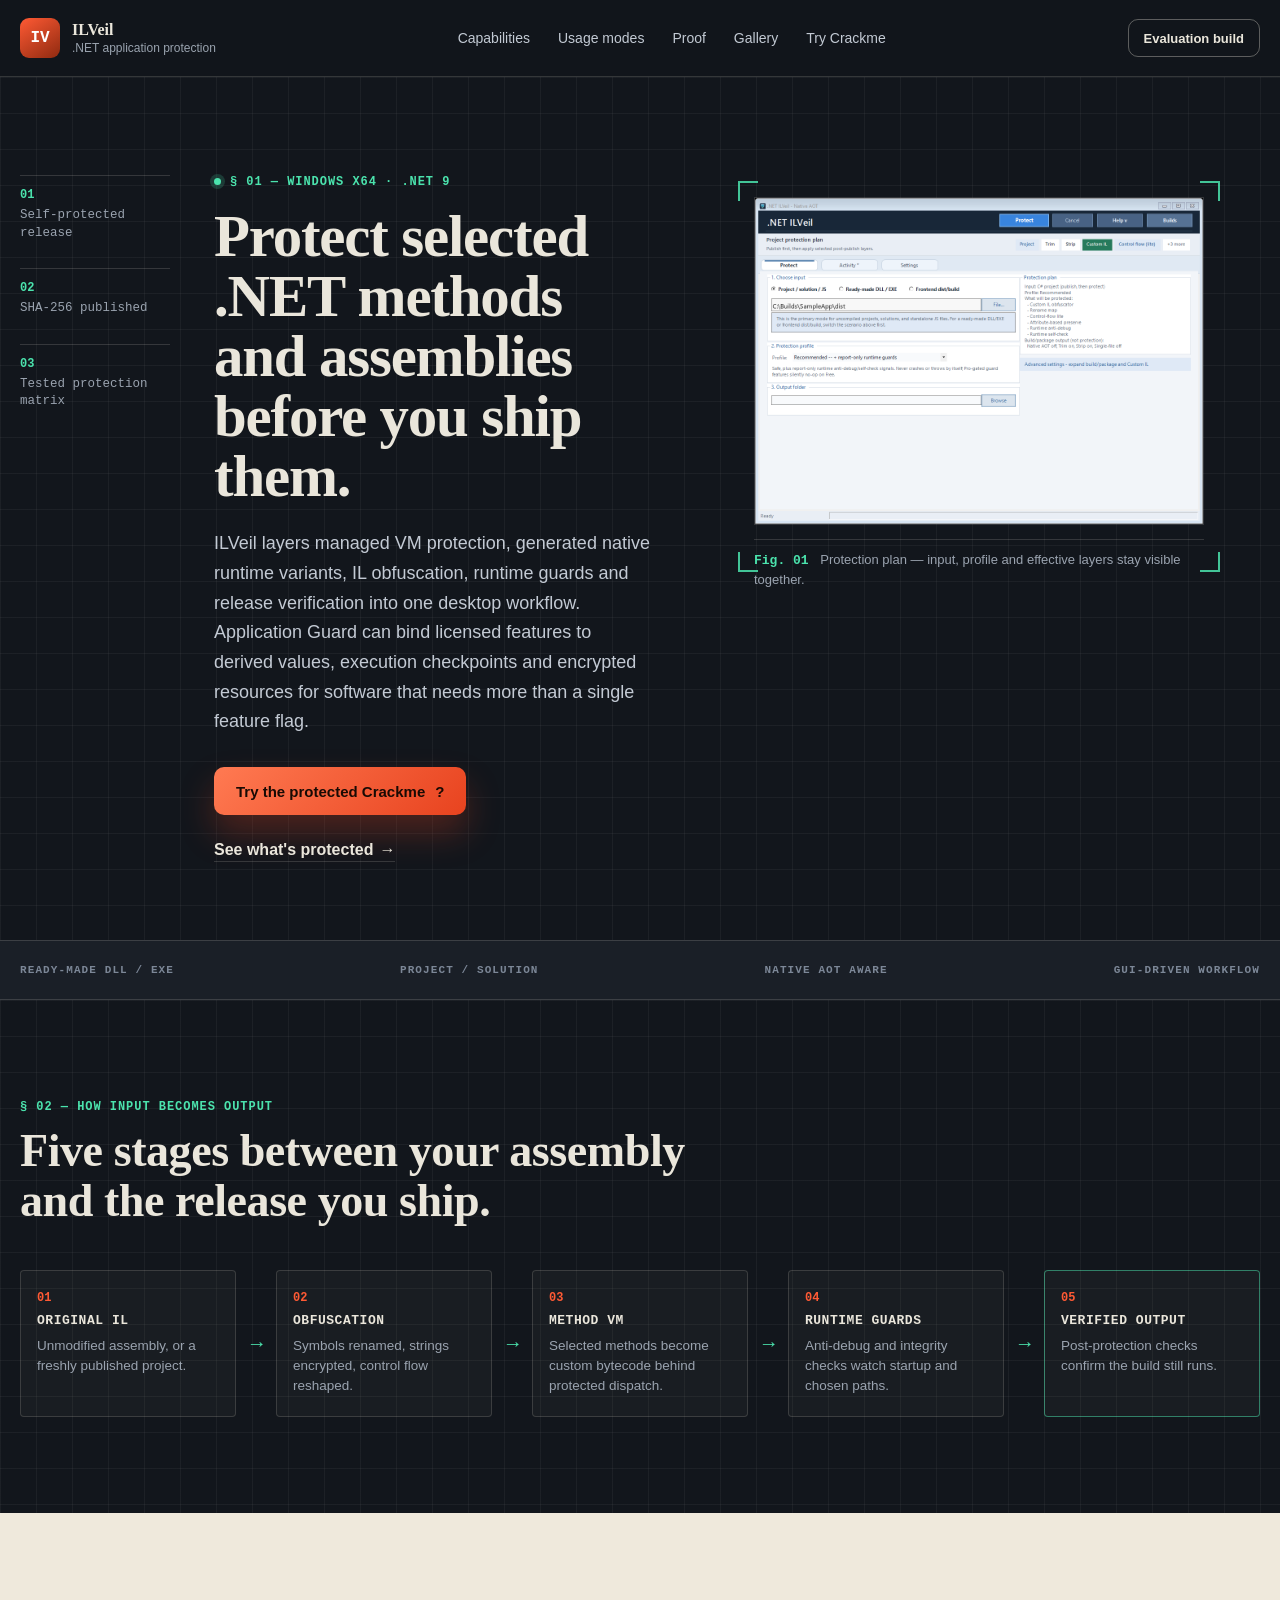
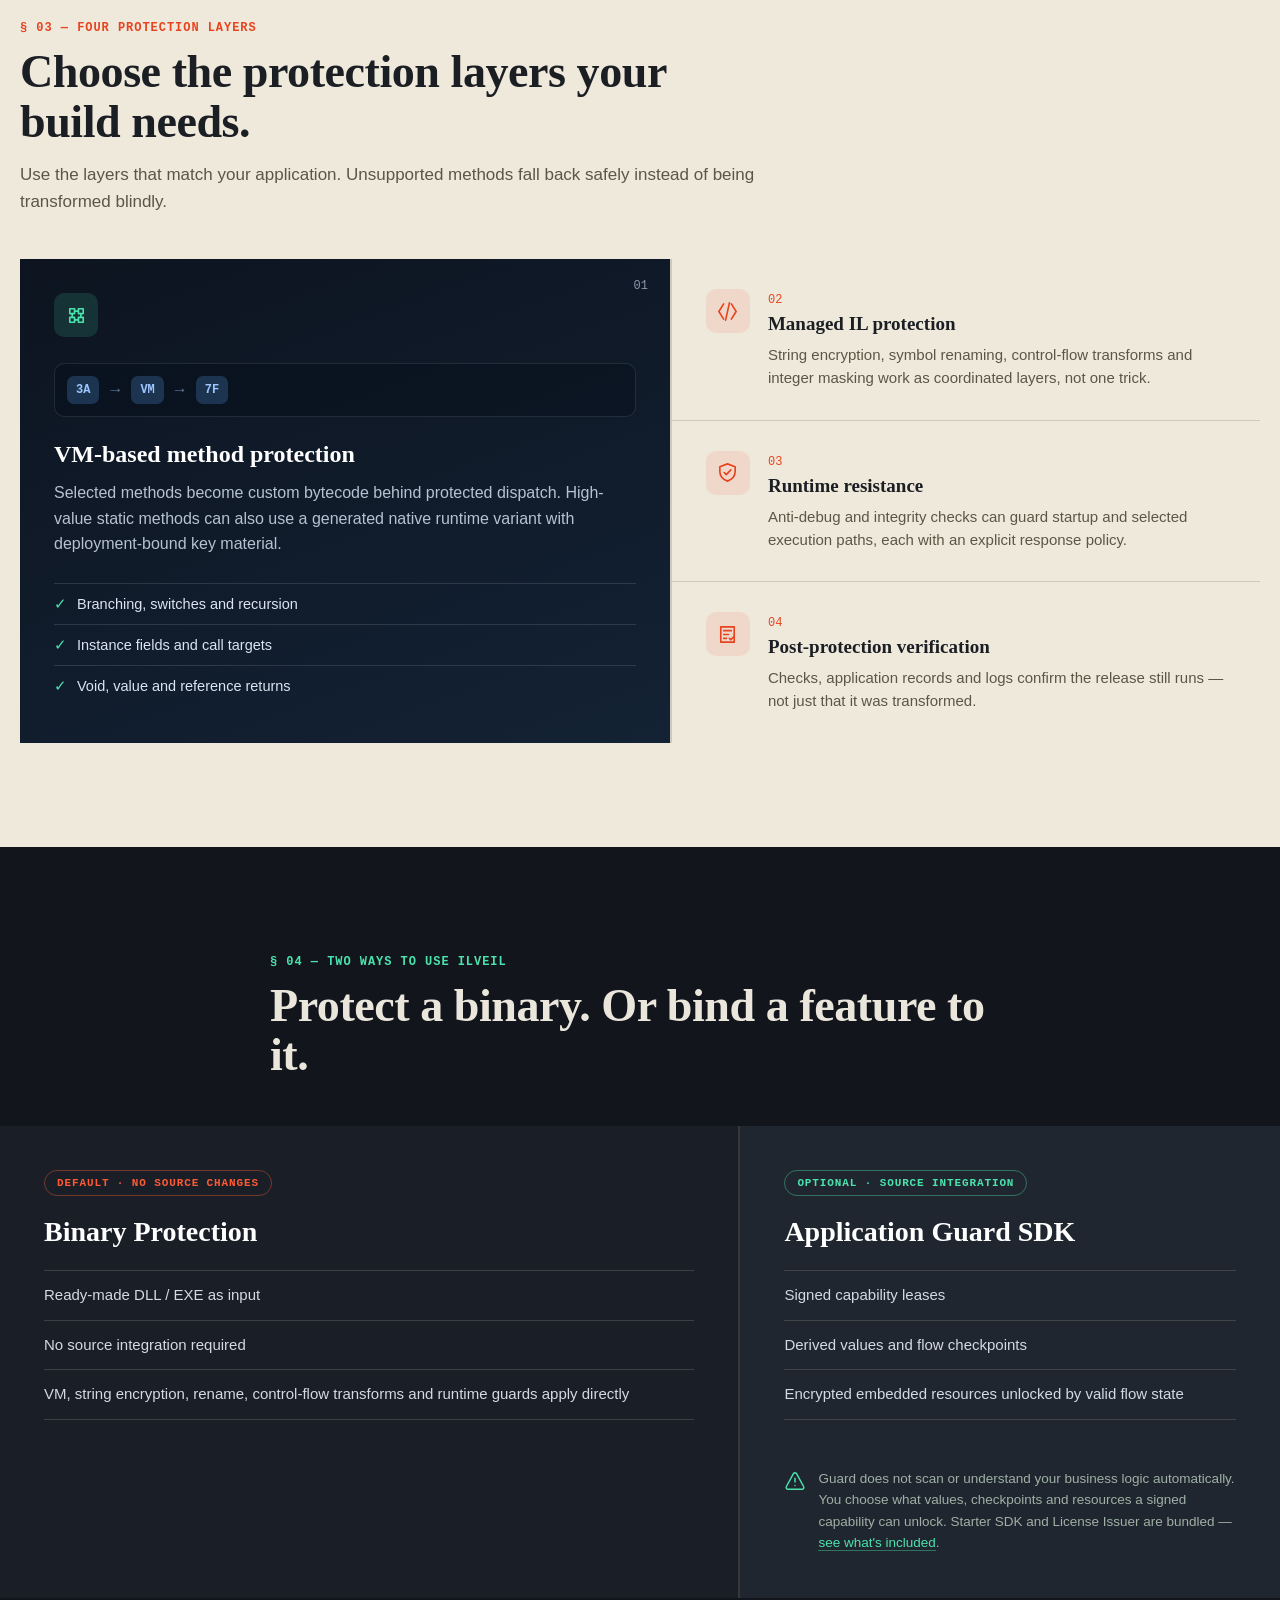
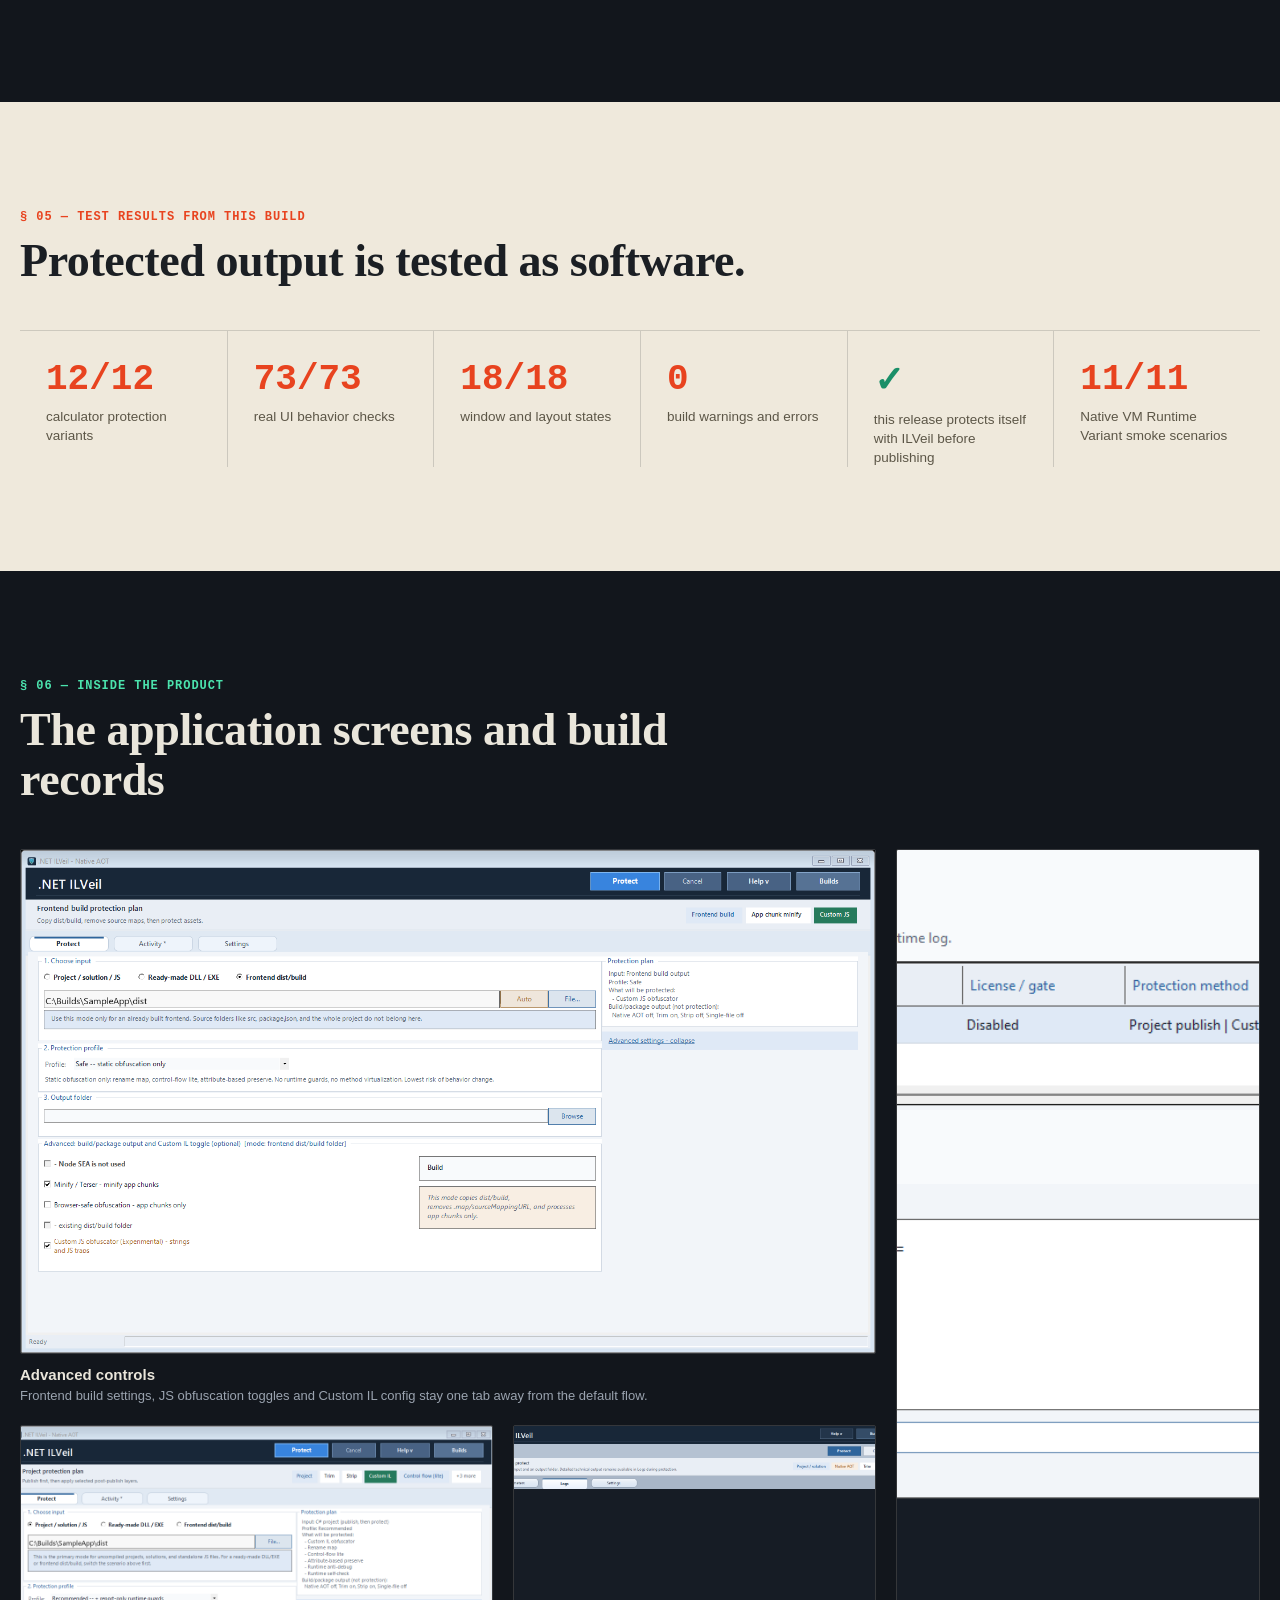
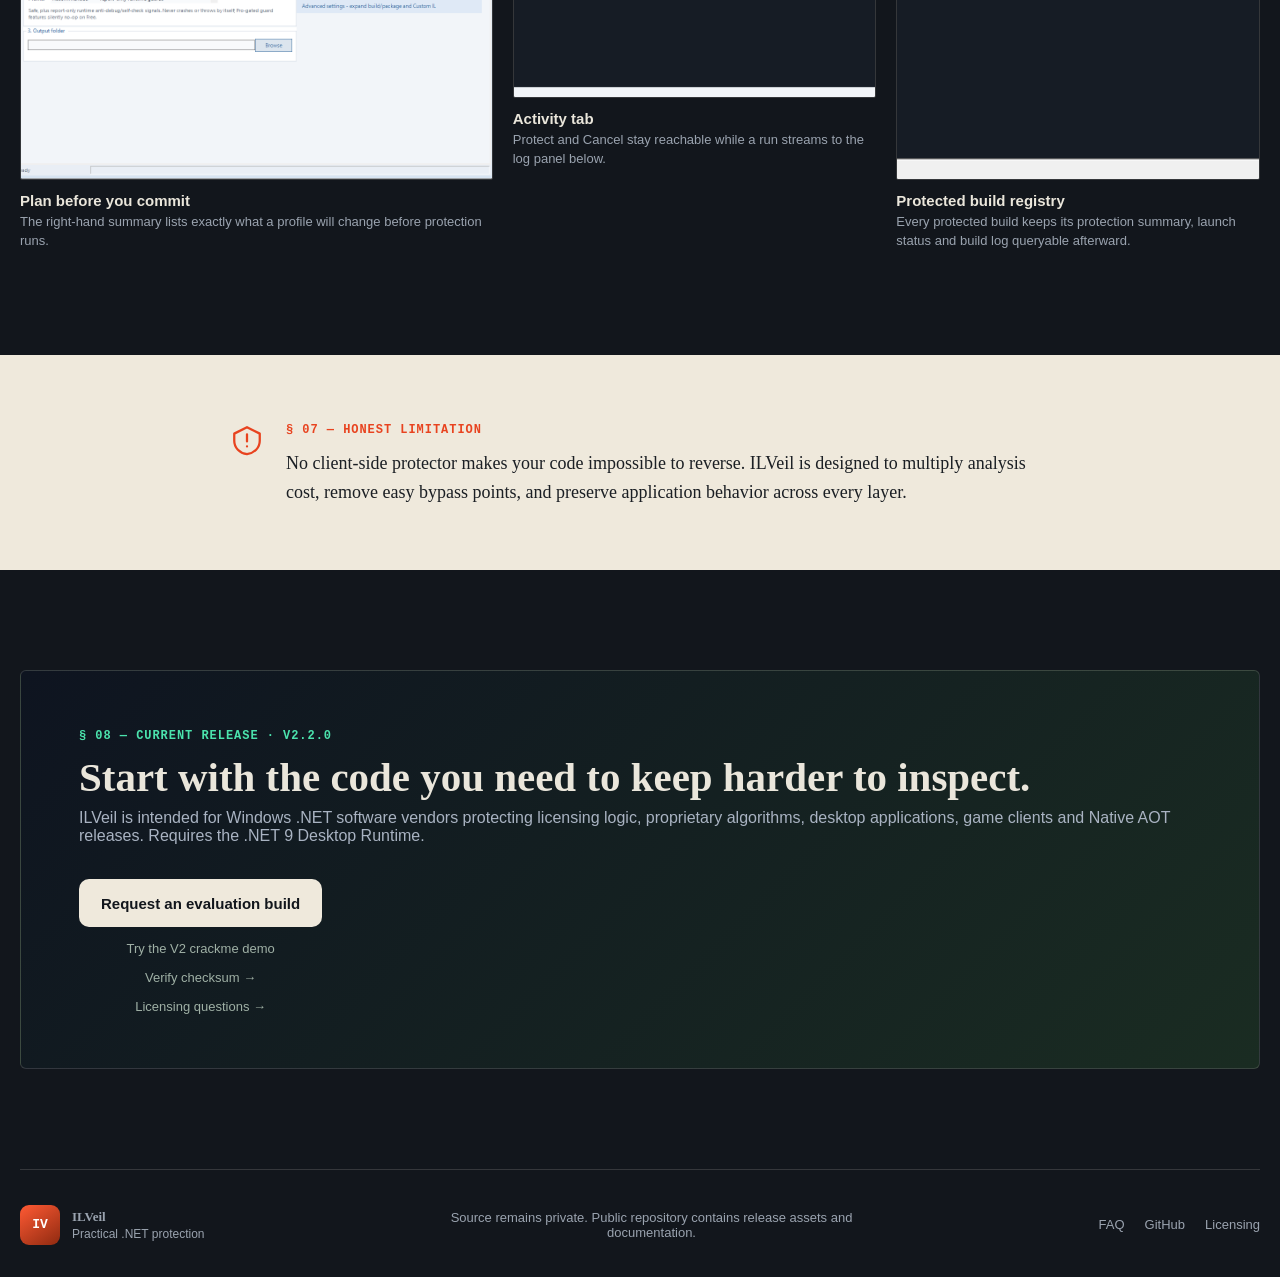
<file: index.html>
<!doctype html>
<html lang="en">
<head>
  <meta charset="utf-8">
  <meta name="viewport" content="width=device-width, initial-scale=1">
  <title>ILVeil .NET Obfuscator — Code Virtualization & App Protection</title>
  <meta name="description" content="Protect Windows .NET applications with method virtualization, IL obfuscation, runtime guards and optional license-bound Application Guard flows.">
  <meta name="robots" content="index, follow, max-image-preview:large">
  <meta name="author" content="ILVeil">
  <meta name="theme-color" content="#12161c">
  <link rel="canonical" href="https://denis-rz.github.io/ILVeil-Releases/">
  <meta property="og:title" content="ILVeil .NET Obfuscator — Code Virtualization & App Protection">
  <meta property="og:description" content="Layered binary protection and optional license-bound feature flows for Windows .NET applications.">
  <meta property="og:type" content="website">
  <meta property="og:url" content="https://denis-rz.github.io/ILVeil-Releases/">
  <meta property="og:site_name" content="ILVeil">
  <meta property="og:image" content="https://denis-rz.github.io/ILVeil-Releases/assets/screenshots/overview-main-v2.png">
  <meta property="og:image:alt" content="ILVeil desktop .NET protection workflow">
  <meta name="twitter:card" content="summary_large_image">
  <meta name="twitter:title" content="ILVeil .NET Obfuscator — Code Virtualization & App Protection">
  <meta name="twitter:description" content="VM-based method protection, managed obfuscation, runtime guards and license-bound feature flows.">
  <meta name="twitter:image" content="https://denis-rz.github.io/ILVeil-Releases/assets/screenshots/overview-main-v2.png">
  <link rel="icon" href="./assets/appicon.ico">
  <link rel="stylesheet" href="./styles.css?v=20260712d">
  <script type="application/ld+json">
  {"@context":"https://schema.org","@type":"SoftwareApplication","name":"ILVeil","applicationCategory":"DeveloperApplication","applicationSubCategory":".NET application protection and obfuscation","operatingSystem":"Windows 10, Windows 11","softwareVersion":"2.2.0","url":"https://denis-rz.github.io/ILVeil-Releases/","image":"https://denis-rz.github.io/ILVeil-Releases/assets/screenshots/overview-main-v2.png","description":"Windows desktop software for managed VM protection, generated native runtime variants, IL obfuscation, runtime guards and optional license-bound application flows.","offers":{"@type":"Offer","price":"0","priceCurrency":"USD","availability":"https://schema.org/InStock"}}
  </script>
</head>
<body>
  <a class="skip-link" href="#top">Skip to content</a>
  <header class="nav-wrap">
    <nav class="nav shell" aria-label="Primary navigation">
      <a class="brand" href="#top"><span class="brand-mark">IV</span><span><strong>ILVeil</strong><small>.NET application protection</small></span></a>
      <div class="nav-links">
        <a href="#capabilities">Capabilities</a><a href="#modes">Usage modes</a><a href="#proof">Proof</a><a href="#gallery">Gallery</a><a href="./crackme.html">Try Crackme</a>
      </div>
      <a class="button button-small button-outline" href="mailto:dengwebdev@gmail.com?subject=ILVeil%20evaluation%20build">Evaluation build</a>
    </nav>
  </header>

  <main id="top">

    <section class="hero blueprint">
      <div class="shell hero-grid">
        <ul class="hero-rail" aria-label="Trust signals">
          <li><b>01</b><span>Self-protected release</span></li>
          <li><b>02</b><span>SHA-256 published</span></li>
          <li><b>03</b><span>Tested protection matrix</span></li>
        </ul>
        <div class="hero-copy">
          <span class="kicker"><i></i>§ 01 — Windows x64 · .NET 9</span>
          <h1>Protect selected .NET methods and assemblies before you ship them.</h1>
          <p class="hero-lede">ILVeil layers managed VM protection, generated native runtime variants, IL obfuscation, runtime guards and release verification into one desktop workflow. Application Guard can bind licensed features to derived values, execution checkpoints and encrypted resources for software that needs more than a single feature flag.</p>
          <div class="hero-actions">
            <a class="button button-primary" href="./crackme.html">Try the protected Crackme <span>?</span></a>
            <a class="text-link" href="#capabilities">See what's protected <span>→</span></a>
          </div>
        </div>
        <figure class="figure-frame hero-figure">
          <i class="corner corner-tl"></i><i class="corner corner-tr"></i><i class="corner corner-bl"></i><i class="corner corner-br"></i>
          <img src="./assets/screenshots/overview-main-v2.png" width="1100" height="800" alt="ILVeil protection plan screen showing input selection, protection profile and output settings">
          <figcaption><b>Fig. 01</b> Protection plan — input, profile and effective layers stay visible together.</figcaption>
        </figure>
      </div>
    </section>

    <section class="signal-bar">
      <div class="shell signals"><span>READY-MADE DLL / EXE</span><span>PROJECT / SOLUTION</span><span>NATIVE AOT AWARE</span><span>GUI-DRIVEN WORKFLOW</span></div>
    </section>

    <section class="section pipeline-section blueprint" id="pipeline">
      <div class="shell">
        <div class="section-head">
          <span class="kicker">§ 02 — How input becomes output</span>
          <h2>Five stages between your assembly and the release you ship.</h2>
        </div>
        <div class="pipeline" role="list">
          <div class="pl-node" role="listitem"><b class="pl-num">01</b><span class="pl-tag">ORIGINAL IL</span><p>Unmodified assembly, or a freshly published project.</p></div>
          <i class="pl-arrow" aria-hidden="true">→</i>
          <div class="pl-node" role="listitem"><b class="pl-num">02</b><span class="pl-tag">OBFUSCATION</span><p>Symbols renamed, strings encrypted, control flow reshaped.</p></div>
          <i class="pl-arrow" aria-hidden="true">→</i>
          <div class="pl-node" role="listitem"><b class="pl-num">03</b><span class="pl-tag">METHOD VM</span><p>Selected methods become custom bytecode behind protected dispatch.</p></div>
          <i class="pl-arrow" aria-hidden="true">→</i>
          <div class="pl-node" role="listitem"><b class="pl-num">04</b><span class="pl-tag">RUNTIME GUARDS</span><p>Anti-debug and integrity checks watch startup and chosen paths.</p></div>
          <i class="pl-arrow" aria-hidden="true">→</i>
          <div class="pl-node pl-node-out" role="listitem"><b class="pl-num">05</b><span class="pl-tag">VERIFIED OUTPUT</span><p>Post-protection checks confirm the build still runs.</p></div>
        </div>
      </div>
    </section>

    <section class="section paper" id="capabilities">
      <div class="shell">
        <div class="section-head">
          <span class="kicker">§ 03 — Four protection layers</span>
          <h2>Choose the protection layers your build needs.</h2>
          <p>Use the layers that match your application. Unsupported methods fall back safely instead of being transformed blindly.</p>
        </div>
        <div class="capabilities-grid">
          <article class="cap-main">
            <span class="feature-index">01</span>
            <div class="feature-icon"><svg viewBox="0 0 24 24" aria-hidden="true"><path d="M5 5h5v5H5zM14 5h5v5h-5zM5 14h5v5H5zM14 14h5v5h-5z"/><path d="M10 7.5h4M7.5 10v4M16.5 10v4M10 16.5h4"/></svg></div>
            <div class="feature-visual"><span>3A</span><i>→</i><span>VM</span><i>→</i><span>7F</span></div>
            <h3>VM-based method protection</h3>
            <p>Selected methods become custom bytecode behind protected dispatch. High-value static methods can also use a generated native runtime variant with deployment-bound key material.</p>
            <ul><li>Branching, switches and recursion</li><li>Instance fields and call targets</li><li>Void, value and reference returns</li></ul>
          </article>
          <div class="cap-list">
            <article class="cap-item">
              <div class="feature-icon"><svg viewBox="0 0 24 24" aria-hidden="true"><path d="M8 4 3 12l5 8M16 4l5 8-5 8M14 3l-4 18"/></svg></div>
              <div><span class="feature-index-inline">02</span><h3>Managed IL protection</h3><p>String encryption, symbol renaming, control-flow transforms and integer masking work as coordinated layers, not one trick.</p></div>
            </article>
            <article class="cap-item">
              <div class="feature-icon"><svg viewBox="0 0 24 24" aria-hidden="true"><path d="M12 3 20 6v5c0 5-3.4 8.3-8 10-4.6-1.7-8-5-8-10V6z"/><path d="m8.5 12 2.2 2.2 4.8-5"/></svg></div>
              <div><span class="feature-index-inline">03</span><h3>Runtime resistance</h3><p>Anti-debug and integrity checks can guard startup and selected execution paths, each with an explicit response policy.</p></div>
            </article>
            <article class="cap-item">
              <div class="feature-icon"><svg viewBox="0 0 24 24" aria-hidden="true"><path d="M5 4h14v16H5zM8 8h8M8 12h5M8 16h3"/><path d="m14 16 1.5 1.5L19 14"/></svg></div>
              <div><span class="feature-index-inline">04</span><h3>Post-protection verification</h3><p>Checks, application records and logs confirm the release still runs — not just that it was transformed.</p></div>
            </article>
          </div>
        </div>
      </div>
    </section>

    <section class="modes-section" id="modes">
      <div class="section-head shell">
        <span class="kicker kicker-verify">§ 04 — Two ways to use ILVeil</span>
        <h2>Protect a binary. Or bind a feature to it.</h2>
      </div>
      <div class="modes-grid">
        <div class="mode-panel mode-primary">
          <span class="mode-tag">DEFAULT · NO SOURCE CHANGES</span>
          <h3>Binary Protection</h3>
          <ul>
            <li>Ready-made DLL / EXE as input</li>
            <li>No source integration required</li>
            <li>VM, string encryption, rename, control-flow transforms and runtime guards apply directly</li>
          </ul>
        </div>
        <div class="mode-panel mode-secondary">
          <span class="mode-tag mode-tag-verify">OPTIONAL · SOURCE INTEGRATION</span>
          <h3>Application Guard SDK</h3>
          <ul>
            <li>Signed capability leases</li>
            <li>Derived values and flow checkpoints</li>
            <li>Encrypted embedded resources unlocked by valid flow state</li>
          </ul>
          <div class="mode-note">
            <svg viewBox="0 0 24 24" aria-hidden="true"><path d="M12 9v4M12 17h.01M10.3 3.9 2.6 18a2 2 0 0 0 1.8 3h15.2a2 2 0 0 0 1.8-3L13.7 3.9a2 2 0 0 0-3.4 0Z"/></svg>
            <p>Guard does not scan or understand your business logic automatically. You choose what values, checkpoints and resources a signed capability can unlock. Starter SDK and License Issuer are bundled — <a href="./release-notes.md">see what's included</a>.</p>
          </div>
        </div>
      </div>
    </section>

    <section class="section paper" id="proof">
      <div class="shell">
        <div class="section-head">
          <span class="kicker">§ 05 — Test results from this build</span>
          <h2>Protected output is tested as software.</h2>
        </div>
        <div class="ledger">
          <div class="ledger-item"><strong>12/12</strong><span>calculator protection variants</span></div>
          <div class="ledger-item"><strong>73/73</strong><span>real UI behavior checks</span></div>
          <div class="ledger-item"><strong>18/18</strong><span>window and layout states</span></div>
          <div class="ledger-item"><strong>0</strong><span>build warnings and errors</span></div>
          <div class="ledger-item ledger-item-text"><strong>✓</strong><span>this release protects itself with ILVeil before publishing</span></div>
          <div class="ledger-item"><strong>11/11</strong><span>Native VM Runtime Variant smoke scenarios</span></div>
        </div>
      </div>
    </section>

    <section class="section gallery-section" id="gallery">
      <div class="shell">
        <div class="section-head">
          <span class="kicker">§ 06 — Inside the product</span>
          <h2>The application screens and build records</h2>
        </div>
        <div class="gallery-grid">
          <figure class="shot shot-a">
            <img loading="lazy" decoding="async" src="./assets/screenshots/settings-custom-il-v2.png" width="1500" height="884" alt="ILVeil advanced settings for Custom IL obfuscation and JS protection controls">
            <figcaption><b>Advanced controls</b><span>Frontend build settings, JS obfuscation toggles and Custom IL config stay one tab away from the default flow.</span></figcaption>
          </figure>
          <figure class="shot shot-b">
            <img loading="lazy" decoding="async" src="./assets/screenshots/applications.png" width="1460" height="801" alt="ILVeil protected build registry listing a tracked application and its build summary">
            <figcaption><b>Protected build registry</b><span>Every protected build keeps its protection summary, launch status and build log queryable afterward.</span></figcaption>
          </figure>
          <figure class="shot shot-c">
            <img loading="lazy" decoding="async" src="./assets/screenshots/overview-main-v2.png" width="1100" height="800" alt="Detail crop of the ILVeil protection plan summary panel listing what a profile will change">
            <figcaption><b>Plan before you commit</b><span>The right-hand summary lists exactly what a profile will change before protection runs.</span></figcaption>
          </figure>
          <figure class="shot shot-d">
            <img loading="lazy" decoding="async" src="./assets/screenshots/logs.png" width="1280" height="845" alt="ILVeil activity tab toolbar with Protect and Cancel controls above the run log panel">
            <figcaption><b>Activity tab</b><span>Protect and Cancel stay reachable while a run streams to the log panel below.</span></figcaption>
          </figure>
        </div>
      </div>
    </section>

    <section class="honesty-section paper" id="honesty">
      <div class="shell honesty-wrap">
        <svg viewBox="0 0 24 24" aria-hidden="true" class="honesty-icon"><path d="M12 3 3 7.5v5c0 5 3.8 8.7 9 9.5 5.2-.8 9-4.5 9-9.5v-5z"/><path d="M12 8v5M12 16.5h.01"/></svg>
        <div>
          <span class="kicker">§ 07 — Honest limitation</span>
          <p>No client-side protector makes your code impossible to reverse. ILVeil is designed to multiply analysis cost, remove easy bypass points, and preserve application behavior across every layer.</p>
        </div>
      </div>
    </section>

    <section class="cta shell" id="download">
      <div>
        <span class="kicker kicker-verify">§ 08 — Current release · v2.2.0</span>
        <h2>Start with the code you need to keep harder to inspect.</h2>
        <p>ILVeil is intended for Windows .NET software vendors protecting licensing logic, proprietary algorithms, desktop applications, game clients and Native AOT releases. Requires the .NET 9 Desktop Runtime.</p>
      </div>
      <div class="cta-actions">
        <a class="button button-light" href="mailto:dengwebdev@gmail.com?subject=ILVeil%20evaluation%20build">Request an evaluation build</a>
        <a href="https://github.com/Denis-RZ/ILVeil-Releases/releases/download/v2.2.0/ILVeil-Crackme-V2.zip">Try the V2 crackme demo</a>
        <a href="./releases/SHA256SUMS.txt">Verify checksum →</a>
        <a href="mailto:dengwebdev@gmail.com">Licensing questions →</a>
      </div>
    </section>
  </main>

  <footer class="footer shell">
    <a class="brand" href="#top"><span class="brand-mark">IV</span><span><strong>ILVeil</strong><small>Practical .NET protection</small></span></a>
    <p>Source remains private. Public repository contains release assets and documentation.</p>
    <div><a href="./faq.html">FAQ</a><a href="https://github.com/Denis-RZ/ILVeil-Releases">GitHub</a><a href="mailto:dengwebdev@gmail.com">Licensing</a></div>
  </footer>
</body>
</html>
</file>
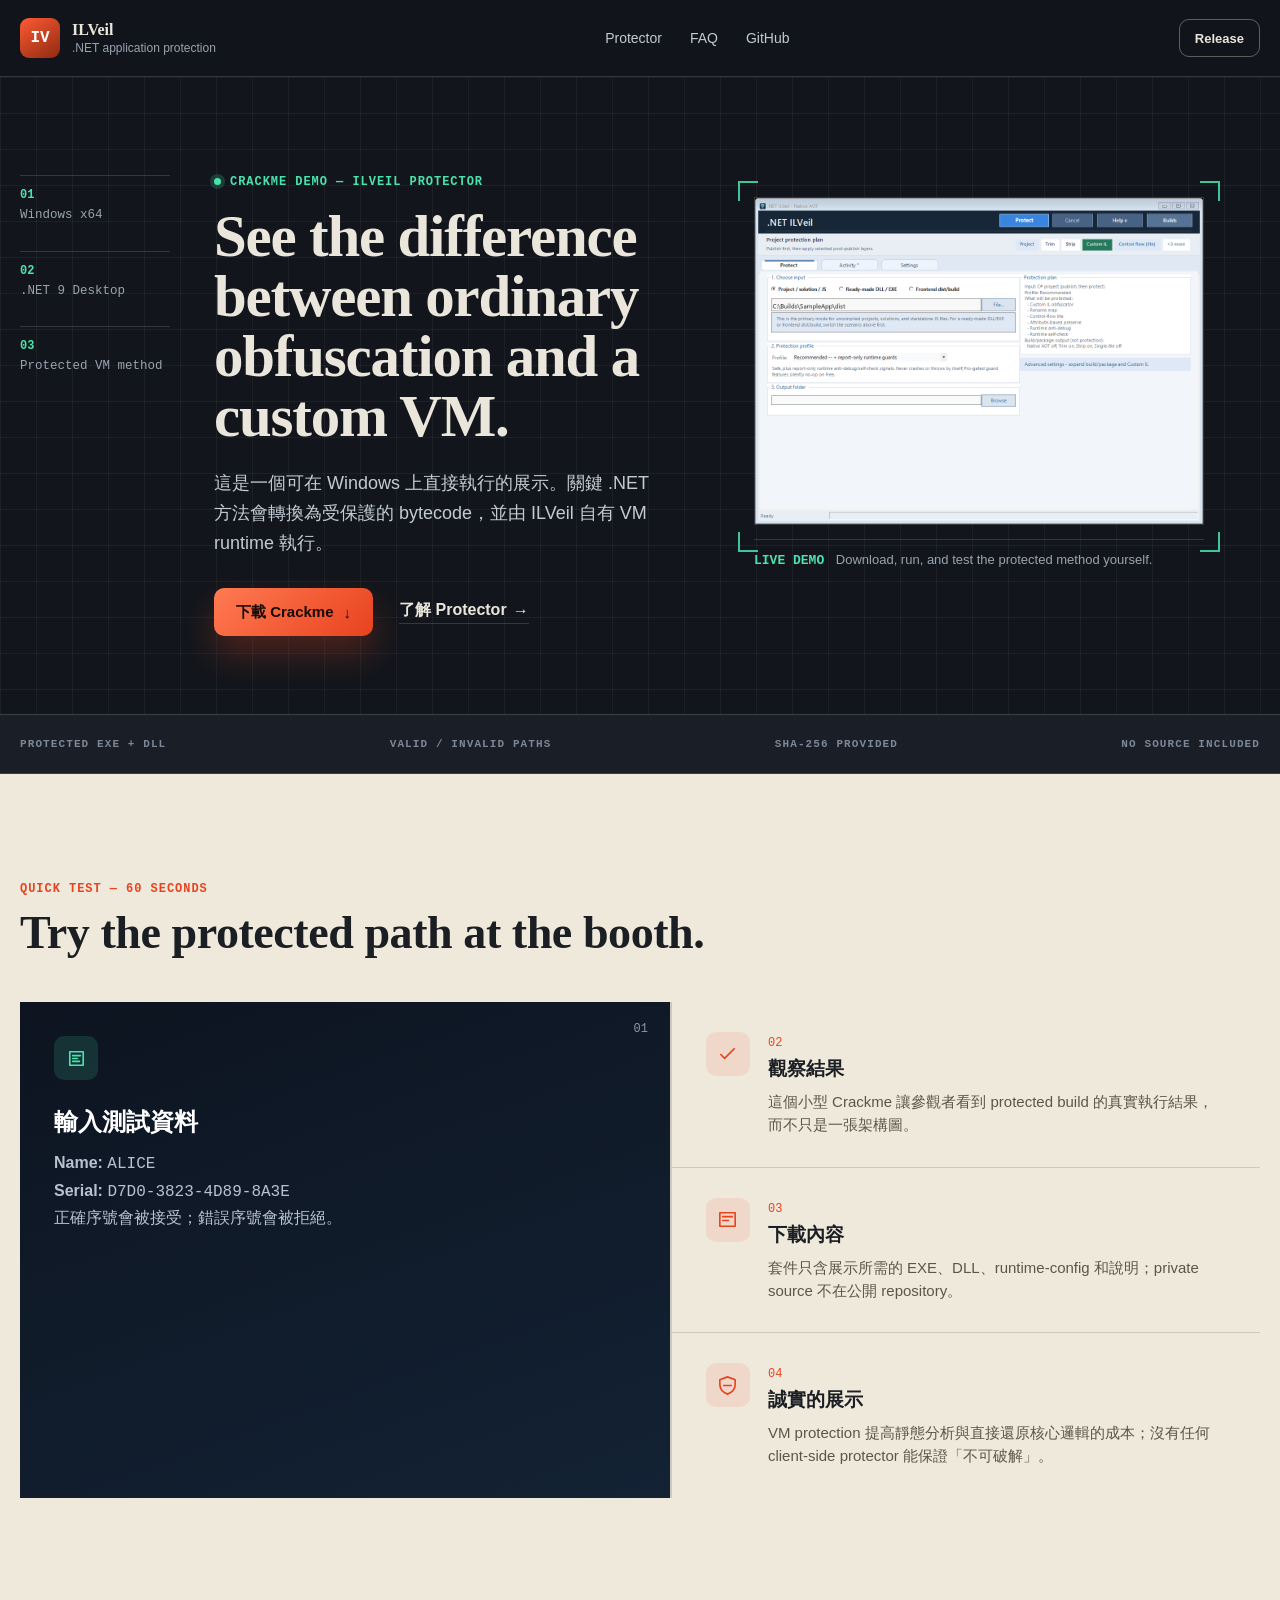
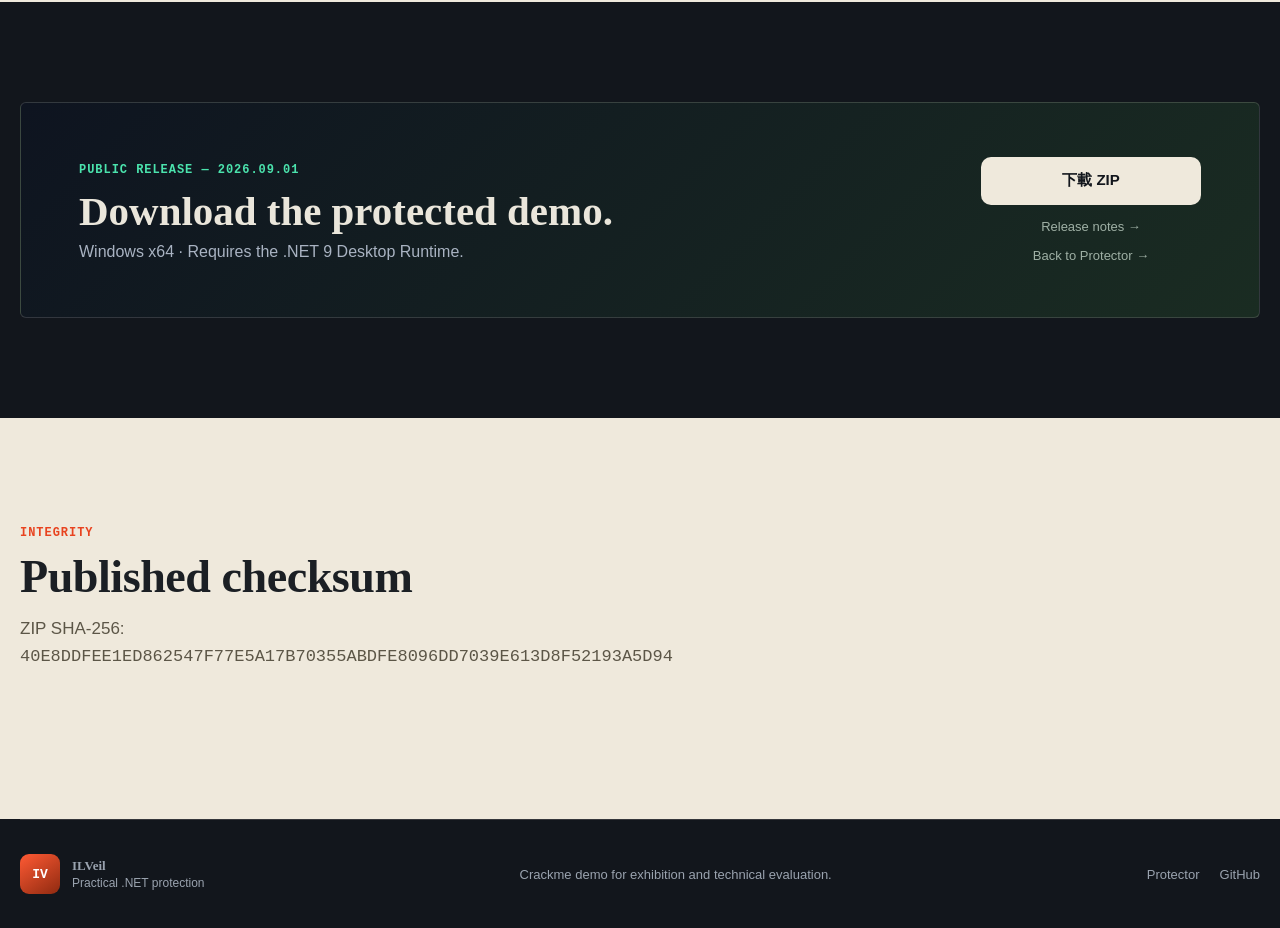
<file: crackme.html>
<!doctype html>
<html lang="zh-Hant">
<head>
  <meta charset="utf-8">
  <meta name="viewport" content="width=device-width, initial-scale=1">
  <title>ILVeil Crackme Demo — Protected .NET VM</title>
  <meta name="description" content="Try a protected Windows .NET Crackme demo built with ILVeil Protector VM-based method protection.">
  <meta name="robots" content="index, follow">
  <link rel="canonical" href="https://denis-rz.github.io/ILVeil-Releases/crackme.html">
  <link rel="icon" href="./assets/appicon.ico">
  <link rel="stylesheet" href="./styles.css?v=20260712d">
</head>
<body>
  <a class="skip-link" href="#top">Skip to content</a>
  <header class="nav-wrap">
    <nav class="nav shell" aria-label="Primary navigation">
      <a class="brand" href="./index.html"><span class="brand-mark">IV</span><span><strong>ILVeil</strong><small>.NET application protection</small></span></a>
      <div class="nav-links"><a href="./index.html">Protector</a><a href="./faq.html">FAQ</a><a href="https://github.com/Denis-RZ/ILVeil-Releases">GitHub</a></div>
      <a class="button button-small button-outline" href="https://github.com/Denis-RZ/ILVeil-Releases/releases/tag/crackme-demo-2026.09.01">Release</a>
    </nav>
  </header>

  <main id="top">
    <section class="hero blueprint">
      <div class="shell hero-grid">
        <ul class="hero-rail" aria-label="Demo facts"><li><b>01</b><span>Windows x64</span></li><li><b>02</b><span>.NET 9 Desktop</span></li><li><b>03</b><span>Protected VM method</span></li></ul>
        <div class="hero-copy">
          <span class="kicker"><i></i>CRACKME DEMO — ILVEIL PROTECTOR</span>
          <h1>See the difference between ordinary obfuscation and a custom VM.</h1>
          <p class="hero-lede">這是一個可在 Windows 上直接執行的展示。關鍵 .NET 方法會轉換為受保護的 bytecode，並由 ILVeil 自有 VM runtime 執行。</p>
          <div class="hero-actions"><a class="button button-primary" href="https://github.com/Denis-RZ/ILVeil-Releases/releases/download/crackme-demo-2026.09.01/ILVeil-Crackme-Protected-2026.09.01.zip">下載 Crackme <span>↓</span></a><a class="text-link" href="./index.html">了解 Protector <span>→</span></a></div>
        </div>
        <figure class="figure-frame hero-figure"><i class="corner corner-tl"></i><i class="corner corner-tr"></i><i class="corner corner-bl"></i><i class="corner corner-br"></i><img src="./assets/screenshots/overview-main.png" width="1100" height="800" alt="ILVeil protection plan screen"><figcaption><b>LIVE DEMO</b> Download, run, and test the protected method yourself.</figcaption></figure>
      </div>
    </section>

    <section class="signal-bar"><div class="shell signals"><span>PROTECTED EXE + DLL</span><span>VALID / INVALID PATHS</span><span>SHA-256 PROVIDED</span><span>NO SOURCE INCLUDED</span></div></section>

    <section class="section paper"><div class="shell"><div class="section-head"><span class="kicker">QUICK TEST — 60 SECONDS</span><h2>Try the protected path at the booth.</h2></div><div class="capabilities-grid">
      <article class="cap-main"><span class="feature-index">01</span><div class="feature-icon"><svg viewBox="0 0 24 24" aria-hidden="true"><path d="M5 5h14v14H5z"/><path d="M8 9h8M8 12h5M8 15h7"/></svg></div><h3>輸入測試資料</h3><p><strong>Name:</strong> <code>ALICE</code><br><strong>Serial:</strong> <code>D7D0-3823-4D89-8A3E</code></p><p>正確序號會被接受；錯誤序號會被拒絕。</p></article>
      <div class="cap-list"><article class="cap-item"><div class="feature-icon"><svg viewBox="0 0 24 24" aria-hidden="true"><path d="m5 12 4 4L19 6"/></svg></div><div><span class="feature-index-inline">02</span><h3>觀察結果</h3><p>這個小型 Crackme 讓參觀者看到 protected build 的真實執行結果，而不只是一張架構圖。</p></div></article><article class="cap-item"><div class="feature-icon"><svg viewBox="0 0 24 24" aria-hidden="true"><path d="M4 5h16v14H4z"/><path d="M7 9h10M7 13h6"/></svg></div><div><span class="feature-index-inline">03</span><h3>下載內容</h3><p>套件只含展示所需的 EXE、DLL、runtime-config 和說明；private source 不在公開 repository。</p></div></article><article class="cap-item"><div class="feature-icon"><svg viewBox="0 0 24 24" aria-hidden="true"><path d="M12 3 20 6v5c0 5-3.4 8.3-8 10-4.6-1.7-8-5-8-10V6z"/><path d="M8 12h8"/></svg></div><div><span class="feature-index-inline">04</span><h3>誠實的展示</h3><p>VM protection 提高靜態分析與直接還原核心邏輯的成本；沒有任何 client-side protector 能保證「不可破解」。</p></div></article></div>
    </div></div></section>

    <section class="cta shell" id="download"><div><span class="kicker kicker-verify">PUBLIC RELEASE — 2026.09.01</span><h2>Download the protected demo.</h2><p>Windows x64 · Requires the .NET 9 Desktop Runtime.</p></div><div class="cta-actions"><a class="button button-light" href="https://github.com/Denis-RZ/ILVeil-Releases/releases/download/crackme-demo-2026.09.01/ILVeil-Crackme-Protected-2026.09.01.zip">下載 ZIP</a><a href="https://github.com/Denis-RZ/ILVeil-Releases/releases/tag/crackme-demo-2026.09.01">Release notes →</a><a href="./index.html">Back to Protector →</a></div></section>

    <section class="section paper"><div class="shell"><div class="section-head"><span class="kicker">INTEGRITY</span><h2>Published checksum</h2><p>ZIP SHA-256:</p><p><code>40E8DDFEE1ED862547F77E5A17B70355ABDFE8096DD7039E613D8F52193A5D94</code></p></div></div></section>
  </main>
  <footer class="footer shell"><a class="brand" href="./index.html"><span class="brand-mark">IV</span><span><strong>ILVeil</strong><small>Practical .NET protection</small></span></a><p>Crackme demo for exhibition and technical evaluation.</p><div><a href="./index.html">Protector</a><a href="https://github.com/Denis-RZ/ILVeil-Releases">GitHub</a></div></footer>
</body>
</html>
</file>
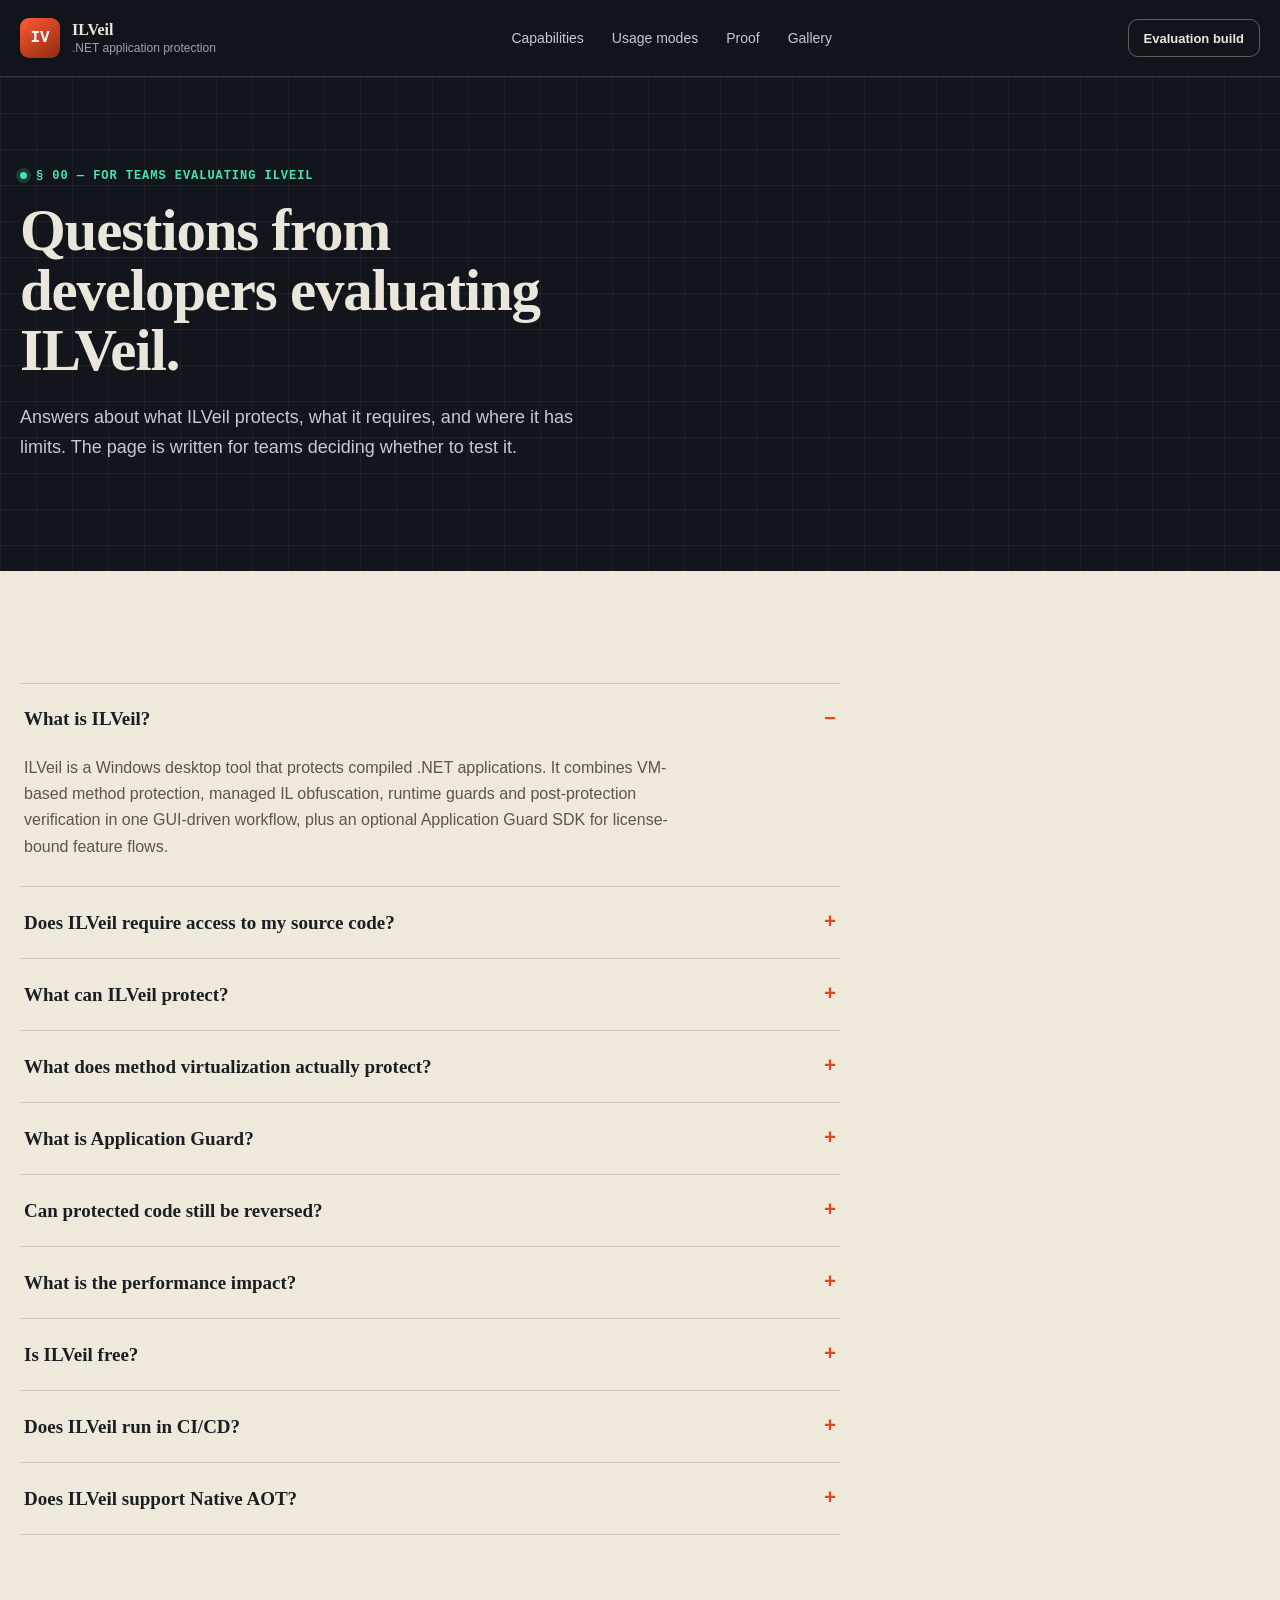
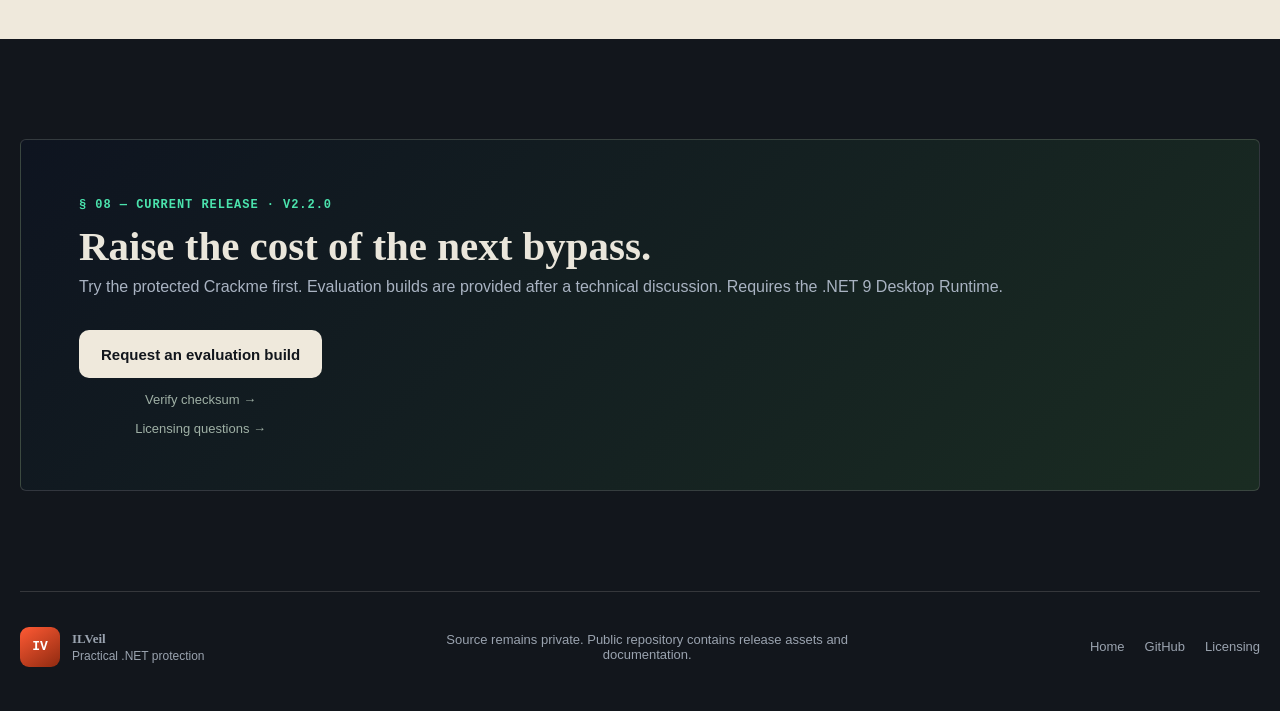
<file: faq.html>
<!doctype html>
<html lang="en">
<head>
  <meta charset="utf-8">
  <meta name="viewport" content="width=device-width, initial-scale=1">
  <title>ILVeil FAQ — .NET Obfuscation, Method Virtualization & Application Guard</title>
  <meta name="description" content="Answers about ILVeil: source requirements, what it protects, method virtualization, Application Guard, licensing, performance impact and CI/CD support.">
  <meta name="robots" content="index, follow, max-image-preview:large">
  <meta name="author" content="ILVeil">
  <meta name="theme-color" content="#12161c">
  <link rel="canonical" href="https://denis-rz.github.io/ILVeil-Releases/faq.html">
  <meta property="og:title" content="ILVeil FAQ — .NET Obfuscation, Method Virtualization & Application Guard">
  <meta property="og:description" content="Source requirements, supported input, method virtualization, Application Guard, licensing, performance and CI/CD — answered directly.">
  <meta property="og:type" content="website">
  <meta property="og:url" content="https://denis-rz.github.io/ILVeil-Releases/faq.html">
  <meta property="og:site_name" content="ILVeil">
  <meta property="og:image" content="https://denis-rz.github.io/ILVeil-Releases/assets/screenshots/overview-main-v2.png">
  <meta property="og:image:alt" content="ILVeil desktop .NET protection workflow">
  <meta name="twitter:card" content="summary_large_image">
  <meta name="twitter:title" content="ILVeil FAQ — .NET Obfuscation, Method Virtualization & Application Guard">
  <meta name="twitter:description" content="Common questions about ILVeil, answered directly — no marketing filler.">
  <meta name="twitter:image" content="https://denis-rz.github.io/ILVeil-Releases/assets/screenshots/overview-main-v2.png">
  <link rel="icon" href="./assets/appicon.ico">
  <link rel="stylesheet" href="./styles.css?v=20260712d">
  <script type="application/ld+json">
  {"@context":"https://schema.org","@type":"FAQPage","mainEntity":[
    {"@type":"Question","name":"What is ILVeil?","acceptedAnswer":{"@type":"Answer","text":"ILVeil is a Windows desktop tool that protects compiled .NET applications. It combines VM-based method protection, managed IL obfuscation, runtime guards and post-protection verification in one GUI-driven workflow, plus an optional Application Guard SDK for license-bound feature flows."}},
    {"@type":"Question","name":"Does ILVeil require access to my source code?","acceptedAnswer":{"@type":"Answer","text":"No, for Binary Protection. It takes a ready-made DLL or EXE as input and applies VM protection, string encryption, symbol renaming, control-flow transforms and runtime guards directly, with no source integration required. Source integration is only needed if you choose the optional Application Guard SDK."}},
    {"@type":"Question","name":"What can ILVeil protect?","acceptedAnswer":{"@type":"Answer","text":"ILVeil protects compiled managed .NET assemblies and accepts ready-made DLL/EXE files, projects and solutions. It can also coordinate a Native AOT publishing workflow; IL-based transforms are applied before Native AOT consumes the managed metadata. Running ILVeil itself requires Windows 10 or 11 and the .NET 9 Desktop Runtime."}},
    {"@type":"Question","name":"What does method virtualization actually protect?","acceptedAnswer":{"@type":"Answer","text":"Selected methods are converted into custom bytecode executed through a protected dispatcher, with per-method mappings and hardened call targets. Supported shapes include branching, switches and recursion; instance fields and call targets; and void, value and reference returns. Methods it cannot safely transform fall back instead of being virtualized blindly."}},
    {"@type":"Question","name":"What is Application Guard?","acceptedAnswer":{"@type":"Answer","text":"Application Guard is an optional SDK that requires source integration. It lets signed license capabilities influence derived values, checkpoint-bound execution flow and encrypted embedded resources unlocked only by valid flow state. It does not scan or understand your business logic automatically; you choose what a signed capability can unlock."}},
    {"@type":"Question","name":"Can protected code still be reversed?","acceptedAnswer":{"@type":"Answer","text":"Yes. No client-side protector makes code impossible to reverse. ILVeil is designed to multiply analysis cost, remove easy bypass points and preserve application behavior across every layer, not to guarantee unbreakable protection."}},
    {"@type":"Question","name":"What is the performance impact?","acceptedAnswer":{"@type":"Answer","text":"It depends on which layers you apply and how many methods you choose to virtualize. Rename, string encryption and control-flow transforms are one-time costs applied at protection time. VM-based method protection adds interpretation overhead only to the methods you select, so it is meant for sensitive logic rather than hot loops across an entire codebase."}},
    {"@type":"Question","name":"Is ILVeil free?","acceptedAnswer":{"@type":"Answer","text":"The base download and Binary Protection workflow are free. Some advanced runtime-guard behavior is Pro-gated and no-ops silently on the Free tier instead of changing application behavior. Contact dengwebdev@gmail.com for Pro licensing or evaluation."}},
    {"@type":"Question","name":"Does ILVeil run in CI/CD?","acceptedAnswer":{"@type":"Answer","text":"Not today. ILVeil is a GUI-driven Windows desktop workflow, and there is no documented headless or command-line mode for scripted pipelines yet. Protection runs are driven from the desktop app."}},
    {"@type":"Question","name":"Does ILVeil support Native AOT?","acceptedAnswer":{"@type":"Answer","text":"Yes. Native AOT publishing is part of the workflow. Because obfuscation-style transforms can destroy PE metadata that Native AOT needs, ILVeil's pipeline is ordered around that constraint rather than layering a third-party obfuscator over an already-published AOT build."}}
  ]}
  </script>
</head>
<body>
  <a class="skip-link" href="#top">Skip to content</a>
  <header class="nav-wrap">
    <nav class="nav shell" aria-label="Primary navigation">
      <a class="brand" href="./index.html#top"><span class="brand-mark">IV</span><span><strong>ILVeil</strong><small>.NET application protection</small></span></a>
      <div class="nav-links">
        <a href="./index.html#capabilities">Capabilities</a><a href="./index.html#modes">Usage modes</a><a href="./index.html#proof">Proof</a><a href="./index.html#gallery">Gallery</a>
      </div>
      <a class="button button-small button-outline" href="mailto:dengwebdev@gmail.com?subject=ILVeil%20evaluation%20build">Evaluation build</a>
    </nav>
  </header>

  <main id="top">
    <section class="hero blueprint">
      <div class="shell">
        <span class="kicker"><i></i>§ 00 — For teams evaluating ILVeil</span>
        <h1>Questions from developers evaluating ILVeil.</h1>
        <p class="hero-lede">Answers about what ILVeil protects, what it requires, and where it has limits. The page is written for teams deciding whether to test it.</p>
      </div>
    </section>

    <section class="section paper">
      <div class="shell">
        <div class="faq-list">
          <details class="faq-item" open>
            <summary class="faq-q">What is ILVeil?</summary>
            <div class="faq-a"><p>ILVeil is a Windows desktop tool that protects compiled .NET applications. It combines VM-based method protection, managed IL obfuscation, runtime guards and post-protection verification in one GUI-driven workflow, plus an optional Application Guard SDK for license-bound feature flows.</p></div>
          </details>
          <details class="faq-item">
            <summary class="faq-q">Does ILVeil require access to my source code?</summary>
            <div class="faq-a"><p>No, for Binary Protection. It takes a ready-made DLL or EXE as input and applies VM protection, string encryption, symbol renaming, control-flow transforms and runtime guards directly — no source integration required.</p><p>Source integration is only needed if you choose the optional Application Guard SDK, to bind licensed features to derived values and flow checkpoints.</p></div>
          </details>
          <details class="faq-item">
            <summary class="faq-q">What can ILVeil protect?</summary>
            <div class="faq-a"><p>Compiled managed .NET assemblies: ready-made DLL/EXE files, projects and solutions. ILVeil can also coordinate a Native AOT publishing workflow; IL-based transforms are applied before Native AOT consumes the managed metadata.</p><p>Running ILVeil itself requires Windows 10 or 11 and the .NET 9 Desktop Runtime.</p></div>
          </details>
          <details class="faq-item">
            <summary class="faq-q">What does method virtualization actually protect?</summary>
            <div class="faq-a"><p>Selected methods are converted into custom bytecode executed through a protected dispatcher, with per-method mappings and hardened call targets. Supported shapes include branching, switches and recursion; instance fields and call targets; and void, value and reference returns.</p><p>Methods it can't safely transform fall back instead of being virtualized blindly.</p></div>
          </details>
          <details class="faq-item">
            <summary class="faq-q">What is Application Guard?</summary>
            <div class="faq-a"><p>An optional SDK that requires source integration. It lets signed license capabilities influence derived values, checkpoint-bound execution flow and encrypted embedded resources unlocked only by valid flow state.</p><p>It does not scan or understand your business logic automatically — you choose what a signed capability can unlock.</p></div>
          </details>
          <details class="faq-item">
            <summary class="faq-q">Can protected code still be reversed?</summary>
            <div class="faq-a"><p>Yes. No client-side protector makes code impossible to reverse. ILVeil is designed to multiply analysis cost, remove easy bypass points and preserve application behavior across every layer — not to guarantee unbreakable protection.</p></div>
          </details>
          <details class="faq-item">
            <summary class="faq-q">What is the performance impact?</summary>
            <div class="faq-a"><p>It depends on which layers you apply and how many methods you choose to virtualize. Rename, string encryption and control-flow transforms are one-time costs applied at protection time.</p><p>VM-based method protection adds interpretation overhead only to the methods you select, so it's meant for sensitive logic rather than hot loops across an entire codebase. There's no universal benchmark published, because the impact is workload-dependent.</p></div>
          </details>
          <details class="faq-item">
            <summary class="faq-q">Is ILVeil free?</summary>
            <div class="faq-a"><p>The base download and Binary Protection workflow are free. Some advanced runtime-guard behavior is Pro-gated and no-ops silently on the Free tier instead of changing application behavior.</p><p>Contact <a href="mailto:dengwebdev@gmail.com">dengwebdev@gmail.com</a> for Pro licensing or evaluation.</p></div>
          </details>
          <details class="faq-item">
            <summary class="faq-q">Does ILVeil run in CI/CD?</summary>
            <div class="faq-a"><p>Not today. ILVeil is a GUI-driven Windows desktop workflow, and there's no documented headless or command-line mode for scripted pipelines yet. Protection runs are driven from the desktop app.</p></div>
          </details>
          <details class="faq-item">
            <summary class="faq-q">Does ILVeil support Native AOT?</summary>
            <div class="faq-a"><p>Yes. Native AOT publishing is part of the workflow. Because obfuscation-style transforms can destroy PE metadata that Native AOT needs, ILVeil's pipeline is ordered around that constraint rather than layering a third-party obfuscator over an already-published AOT build.</p></div>
          </details>
        </div>
      </div>
    </section>

    <section class="cta shell" id="download">
      <div>
        <span class="kicker kicker-verify">§ 08 — Current release · v2.2.0</span>
        <h2>Raise the cost of the next bypass.</h2>
        <p>Try the protected Crackme first. Evaluation builds are provided after a technical discussion. Requires the .NET 9 Desktop Runtime.</p>
      </div>
      <div class="cta-actions">
        <a class="button button-light" href="mailto:dengwebdev@gmail.com?subject=ILVeil%20evaluation%20build">Request an evaluation build</a>
        <a href="./releases/SHA256SUMS.txt">Verify checksum →</a>
        <a href="mailto:dengwebdev@gmail.com">Licensing questions →</a>
      </div>
    </section>
  </main>

  <footer class="footer shell">
    <a class="brand" href="./index.html#top"><span class="brand-mark">IV</span><span><strong>ILVeil</strong><small>Practical .NET protection</small></span></a>
    <p>Source remains private. Public repository contains release assets and documentation.</p>
    <div><a href="./index.html#top">Home</a><a href="https://github.com/Denis-RZ/ILVeil-Releases">GitHub</a><a href="mailto:dengwebdev@gmail.com">Licensing</a></div>
  </footer>
</body>
</html>
</file>
<file: styles.css>
/* ===== Tokens ===== */
:root{
  --ink:#12161c;
  --ink-2:#1a1f27;
  --ink-3:#20262f;
  --paper:#efe9dc;
  --paper-2:#e6dfcd;
  --text-dark:#eae6db;
  --text-dark-muted:#9aa3af;
  --text-paper:#1b1f24;
  --text-paper-muted:#5c5647;
  --rule-dark:rgba(234,230,219,.16);
  --rule-paper:rgba(27,31,36,.16);
  --signal:#ff5a34;
  --signal-2:#e8431f;
  --verify:#4be3ad;
  --mono:ui-monospace,"Cascadia Code","Cascadia Mono",Consolas,"SFMono-Regular",Menlo,monospace;
  --serif:ui-serif,Charter,"Iowan Old Style","Palatino Linotype",Georgia,"Times New Roman",serif;
  --sans:"Segoe UI Variable Text","Segoe UI",-apple-system,BlinkMacSystemFont,Roboto,sans-serif;
  --max:1280px;
}
*{box-sizing:border-box}
html{scroll-behavior:smooth}
body{margin:0;background:var(--ink);color:var(--text-dark);font-family:var(--sans);overflow-x:hidden}
a{color:inherit;text-decoration:none}
img{display:block;max-width:100%;height:auto}
ul{margin:0;padding:0;list-style:none}
p{margin:0}
.shell{width:min(calc(100% - 40px),var(--max));margin-inline:auto}
.paper{background:var(--paper);color:var(--text-paper)}
.skip-link{position:absolute;left:-999px;top:0;z-index:100;padding:14px 18px;background:var(--signal);color:var(--ink);font-weight:700}
.skip-link:focus{left:12px;top:12px}

/* ===== Focus / motion ===== */
a:focus-visible,button:focus-visible,.button:focus-visible{outline:3px solid var(--signal);outline-offset:3px;border-radius:6px}
.paper a:focus-visible,.paper .button:focus-visible{outline-color:var(--signal-2)}
@media (prefers-reduced-motion:reduce){
  html{scroll-behavior:auto}
  *{animation-duration:.001ms!important;animation-iteration-count:1!important;transition-duration:.001ms!important;scroll-behavior:auto!important}
}

/* ===== Typography ===== */
h1,h2,h3{font-family:var(--serif);margin:0;font-weight:700}
.kicker{display:inline-flex;align-items:center;gap:9px;font-family:var(--mono);color:var(--verify);font-size:12px;font-weight:700;letter-spacing:.08em;text-transform:uppercase}
.paper .kicker{color:var(--signal-2)}
.kicker-verify{color:var(--verify)}
.paper .kicker-verify{color:#1a8f68}
.kicker i{width:7px;height:7px;border-radius:50%;background:var(--verify);box-shadow:0 0 0 4px rgba(75,227,173,.18)}
h1 em,h2 em{font-style:italic;color:var(--signal)}

/* ===== Nav ===== */
.nav-wrap{position:sticky;top:0;z-index:30;background:rgba(18,22,28,.88);border-bottom:1px solid var(--rule-dark);backdrop-filter:blur(16px)}
.nav{height:76px;display:flex;align-items:center;justify-content:space-between;gap:28px}
.brand{display:flex;align-items:center;gap:12px}
.brand-mark{display:grid;place-items:center;width:40px;height:40px;border-radius:9px;background:linear-gradient(145deg,var(--signal),#8f2a10);color:#fff;font-family:var(--mono);font-weight:800}
.brand strong,.brand small{display:block}
.brand strong{font-family:var(--serif)}
.brand small{margin-top:2px;color:var(--text-dark-muted);font-size:12px}
.nav-links{display:flex;gap:28px;font-size:14px;color:#c3cad4}
.nav-links a:hover{color:var(--verify)}
.button{display:inline-flex;align-items:center;justify-content:center;gap:10px;min-height:48px;padding:0 22px;border-radius:10px;font-weight:700;font-size:15px;transition:transform .15s ease,box-shadow .15s ease}
.button:hover{transform:translateY(-2px)}
.button-small{min-height:38px;padding:0 15px;font-size:13px}
.button-outline{border:1px solid rgba(234,230,219,.35);color:var(--text-dark)}
.button-primary{background:linear-gradient(135deg,#ff7a52,var(--signal-2));color:#180a04;box-shadow:0 18px 34px rgba(232,67,31,.28)}
.button-light{background:var(--paper);color:var(--ink)}
.text-link{display:inline-flex;align-items:center;gap:6px;font-weight:700;color:var(--text-dark);border-bottom:1px solid var(--rule-dark);padding-bottom:2px}
.text-link:hover{color:var(--verify);border-color:var(--verify)}
.text-link span{transition:transform .15s ease}
.text-link:hover span{transform:translateX(3px)}

/* ===== Blueprint texture ===== */
.blueprint{position:relative}
.blueprint::before{content:"";position:absolute;inset:0;background-image:linear-gradient(rgba(234,230,219,.05) 1px,transparent 1px),linear-gradient(90deg,rgba(234,230,219,.05) 1px,transparent 1px);background-size:36px 36px;pointer-events:none}

/* ===== Hero ===== */
.hero{padding:88px 0 78px}
.hero-grid{position:relative;display:grid;grid-template-columns:150px minmax(320px,440px) 1fr;gap:44px;align-items:start}
.hero-rail{display:flex;flex-direction:column;gap:26px;padding-top:10px;font-family:var(--mono)}
.hero-rail li{display:flex;flex-direction:column;gap:5px;padding-top:12px;border-top:1px solid var(--rule-dark)}
.hero-rail b{color:var(--verify);font-size:12px}
.hero-rail span{color:var(--text-dark-muted);font-size:12.5px;line-height:1.4}
.hero-copy{padding-top:6px}
h1{max-width:600px;margin:18px 0 22px;font-size:clamp(42px,4.6vw,68px);line-height:1.02;letter-spacing:-.02em}
.hero-lede{max-width:560px;margin:0 0 30px;color:#c3cad4;font-size:18px;line-height:1.65}
.hero-actions{display:flex;flex-wrap:wrap;align-items:center;gap:26px}
.hero-figure{align-self:start}
.figure-frame{position:relative;padding:16px}
.corner{position:absolute;width:20px;height:20px;border:2px solid var(--verify);opacity:.85}
.corner-tl{top:0;left:0;border-right:none;border-bottom:none}
.corner-tr{top:0;right:0;border-left:none;border-bottom:none}
.corner-bl{bottom:34px;left:0;border-right:none;border-top:none}
.corner-br{bottom:34px;right:0;border-left:none;border-top:none}
.figure-frame img{border:1px solid var(--rule-dark)}
.figure-frame figcaption{margin-top:14px;padding-top:10px;border-top:1px solid var(--rule-dark);color:var(--text-dark-muted);font-size:13px;line-height:1.5}
.figure-frame figcaption b{font-family:var(--mono);color:var(--verify);margin-right:8px}

/* ===== Signal bar ===== */
.signal-bar{background:var(--ink-2);border-top:1px solid var(--rule-dark);border-bottom:1px solid var(--rule-dark)}
.signals{min-height:58px;display:flex;align-items:center;justify-content:space-between;gap:20px;flex-wrap:wrap;padding:14px 0;font-family:var(--mono);font-size:11px;font-weight:700;letter-spacing:.1em;color:#7c8797}

/* ===== Sections ===== */
.section{padding:104px 0}
.section-head{max-width:740px;margin-bottom:44px}
.section-head h2{margin:12px 0 14px;font-size:clamp(34px,3.6vw,52px);line-height:1.08;letter-spacing:-.01em}
.section-head p{color:var(--text-dark-muted);font-size:17px;line-height:1.6}
.paper .section-head p{color:var(--text-paper-muted)}

/* ===== Pipeline ===== */
.pipeline-section{padding:96px 0}
.pipeline{display:flex;align-items:stretch;flex-wrap:wrap;gap:18px 10px}
.pl-node{flex:1 1 170px;display:flex;flex-direction:column;gap:8px;padding:20px 16px;border:1px solid var(--rule-dark);border-radius:4px;background:rgba(234,230,219,.03)}
.pl-node-out{border-color:rgba(75,227,173,.5)}
.pl-num{font-family:var(--mono);color:var(--signal);font-size:12px}
.pl-tag{font-family:var(--mono);font-size:13px;font-weight:700;letter-spacing:.04em;color:var(--text-dark)}
.pl-node p{color:var(--text-dark-muted);font-size:13.5px;line-height:1.5}
.pl-arrow{display:flex;align-items:center;justify-content:center;color:var(--verify);font-size:20px;flex:0 0 auto}

/* ===== Capabilities ===== */
.capabilities-grid{display:grid;grid-template-columns:1.05fr .95fr;gap:2px;background:var(--rule-paper)}
.cap-main{position:relative;padding:34px;background:linear-gradient(160deg,#0d1420,#132234);color:#eef1f5}
.feature-index{position:absolute;right:22px;top:20px;font-family:var(--mono);color:#8b98ab;font-size:12px}
.feature-icon{display:grid;place-items:center;width:44px;height:44px;margin-bottom:26px;border-radius:10px;background:rgba(75,227,173,.14);color:var(--verify)}
.feature-icon svg{width:23px;height:23px;fill:none;stroke:currentColor;stroke-width:1.7;stroke-linecap:round;stroke-linejoin:round}
.feature-visual{display:flex;align-items:center;gap:8px;margin:0 0 24px;padding:12px;border:1px solid rgba(255,255,255,.1);border-radius:10px;background:rgba(2,10,21,.3)}
.feature-visual span{padding:7px 9px;border-radius:7px;background:#1c3450;color:#9dc7ff;font:700 12px var(--mono)}
.feature-visual i{color:#5c7796;font-style:normal}
.cap-main h3{margin-bottom:12px;font-size:24px;color:#fff}
.cap-main p{color:#b7c2d1;line-height:1.6;font-size:16px}
.cap-main ul{margin-top:26px}
.cap-main li{padding:12px 0;border-top:1px solid rgba(255,255,255,.12);color:#dbe4f0;font-size:14.5px}
.cap-main li::before{content:"✓";margin-right:10px;color:var(--verify)}
.cap-list{display:flex;flex-direction:column;background:var(--paper)}
.cap-item{display:grid;grid-template-columns:44px 1fr;gap:18px;padding:30px 34px}
.cap-item + .cap-item{border-top:1px solid var(--rule-paper)}
.cap-item .feature-icon{margin-bottom:0;background:rgba(232,67,31,.1);color:var(--signal-2)}
.feature-index-inline{font-family:var(--mono);color:var(--signal-2);font-size:12px}
.cap-item h3{margin:6px 0 8px;font-size:19px;color:var(--text-paper)}
.cap-item p{color:var(--text-paper-muted);line-height:1.55;font-size:15px}

/* ===== Usage modes ===== */
.modes-section{padding:104px 0;background:var(--ink)}
.modes-section .section-head{margin-bottom:46px}
.modes-section h2{margin:12px 0 0;font-size:clamp(34px,3.6vw,52px);line-height:1.08;letter-spacing:-.01em}
.modes-grid{display:grid;grid-template-columns:1.3fr .95fr;gap:2px;background:var(--rule-dark)}
.mode-panel{padding:44px}
.mode-primary{background:var(--ink-2)}
.mode-secondary{background:var(--ink-3)}
.mode-tag{display:inline-block;font-family:var(--mono);font-size:11px;font-weight:700;letter-spacing:.08em;color:var(--signal);border:1px solid rgba(255,90,52,.4);border-radius:20px;padding:6px 12px}
.mode-tag-verify{color:var(--verify);border-color:rgba(75,227,173,.4)}
.mode-panel h3{margin:20px 0 22px;font-size:28px;color:#fff}
.mode-panel li{padding:13px 0;border-top:1px solid var(--rule-dark);color:#d3dae3;font-size:15px;line-height:1.5}
.mode-panel li:last-of-type{border-bottom:1px solid var(--rule-dark)}
.mode-note{display:flex;gap:12px;margin-top:26px;padding-top:22px;color:#9fb0a5;font-size:13.5px;line-height:1.6}
.mode-note p{margin:0}
.mode-note svg{flex:0 0 auto;width:22px;height:22px;fill:none;stroke:var(--verify);stroke-width:1.6;stroke-linecap:round;stroke-linejoin:round;margin-top:2px}
.mode-note a{color:var(--verify);border-bottom:1px solid rgba(75,227,173,.4)}

/* ===== Proof ledger ===== */
.ledger{display:flex;flex-wrap:wrap;border-top:1px solid var(--rule-paper)}
.ledger-item{flex:1 1 190px;padding:28px 26px 0;border-left:1px solid var(--rule-paper)}
.ledger-item:first-child{border-left:none}
.ledger-item strong{display:block;font-family:var(--mono);font-size:36px;color:var(--signal-2)}
.ledger-item span{display:block;margin-top:8px;color:var(--text-paper-muted);font-size:13.5px;line-height:1.4}
.ledger-item-text strong{color:#1a8f68}

/* ===== Gallery ===== */
.gallery-section{background:var(--ink)}
.gallery-grid{display:grid;grid-template-columns:1.3fr 1fr 1fr;grid-template-rows:auto auto;gap:20px}
.shot{margin:0;display:flex;flex-direction:column}
.shot img{border:1px solid var(--rule-dark);border-radius:2px;width:100%}
.shot-a{grid-column:1/3;grid-row:1}
.shot-a img{aspect-ratio:1500/884;object-fit:cover}
.shot-b{grid-column:3;grid-row:1/3}
.shot-b img{height:100%;aspect-ratio:1460/801;object-fit:cover}
.shot-c{grid-column:1;grid-row:2}
.shot-c img{aspect-ratio:4/3;object-fit:cover;object-position:78% 30%}
.shot-d{grid-column:2;grid-row:2}
.shot-d img{aspect-ratio:4/3;object-fit:cover;object-position:top}
.shot figcaption{margin-top:12px;display:grid;gap:4px}
.shot figcaption b{font-size:15px}
.shot figcaption span{color:var(--text-dark-muted);font-size:13px;line-height:1.45}

/* ===== Honesty ===== */
.honesty-section{padding:64px 0}
.honesty-wrap{display:flex;gap:22px;align-items:flex-start;max-width:820px}
.honesty-icon{flex:0 0 auto;width:34px;height:34px;fill:none;stroke:var(--signal-2);stroke-width:1.6;stroke-linecap:round;stroke-linejoin:round;margin-top:4px}
.honesty-wrap p{margin-top:12px;color:var(--text-paper);font-size:18px;line-height:1.6;font-family:var(--serif)}

/* ===== CTA ===== */
.cta{margin:100px auto;padding:54px 58px;border-radius:6px;background:linear-gradient(135deg,#0e1420,#1a2c22);border:1px solid var(--rule-dark);display:flex;align-items:center;justify-content:space-between;gap:34px;flex-wrap:wrap}
.cta h2{margin:10px 0 8px;font-size:clamp(30px,3.2vw,44px)}
.cta p{margin:0;color:#a9b3c2}
.cta-actions{display:grid;gap:14px;min-width:220px;text-align:center}
.cta-actions>a:not(.button-light){color:#9fb0a5;font-size:13px}
.cta-actions>a:not(.button-light):hover{color:var(--verify)}

/* ===== Footer ===== */
.footer{min-height:110px;padding:26px 0;border-top:1px solid var(--rule-dark);display:flex;align-items:center;justify-content:space-between;gap:24px;color:var(--text-dark-muted);font-size:13px}
.footer p{max-width:460px;text-align:center}
.footer>div{display:flex;gap:20px}
.footer>div a:hover{color:var(--verify)}

/* ===== Responsive ===== */
@media (max-width:1000px){
  .hero-grid{grid-template-columns:minmax(0,1fr);gap:36px}
  .hero-copy,.hero-figure,.figure-frame{min-width:0;max-width:100%}
  .hero-rail{flex-direction:row;flex-wrap:wrap;gap:22px 34px;order:3;padding-top:0}
  .hero-rail li{flex:1 1 160px;padding-top:12px}
  .hero-copy{order:1}
  .hero-figure{order:2}
  h1{max-width:100%}
  .hero-lede{max-width:640px}
  .capabilities-grid{grid-template-columns:1fr}
  .cap-main{grid-row:auto}
  .modes-grid{grid-template-columns:1fr}
  .gallery-grid{grid-template-columns:1fr 1fr}
  .shot-a{grid-column:1/3;grid-row:1}
  .shot-b{grid-column:1/3;grid-row:2}
  .shot-b img{aspect-ratio:1460/801;height:auto}
  .shot-c{grid-column:1;grid-row:3}
  .shot-d{grid-column:2;grid-row:3}
}
@media (max-width:760px){
  body{overflow-x:hidden}
  .shell{width:min(calc(100% - 28px),var(--max))}
  .nav{height:64px}
  .nav-links{display:none}
  .nav .button{padding:0 14px;font-size:12px}
  .hero{padding:52px 0}
  h1{max-width:100%;font-size:38px;overflow-wrap:anywhere;word-break:normal}
  h1 em{overflow-wrap:anywhere}
  .hero-lede{max-width:100%;font-size:16.5px;overflow-wrap:anywhere}
  .hero-figure,.figure-frame,.hero-figure img{width:100%;max-width:100%}
  .hero-actions{flex-direction:column;align-items:flex-start;gap:16px}
  .hero-actions .button{width:100%}
  .hero-rail{gap:16px 24px}
  .corner-bl,.corner-br{bottom:56px}
  .section,.pipeline-section,.modes-section,.honesty-section{padding:64px 0}
  .section-head h2{font-size:30px}
  .pipeline{flex-direction:column}
  .pl-arrow{transform:rotate(90deg);padding:2px 0}
  .cap-item{grid-template-columns:36px 1fr;gap:14px;padding:24px 22px}
  .mode-panel{padding:30px 24px}
  .ledger{flex-direction:column;border-top:none}
  .ledger-item{border-left:none;border-top:1px solid var(--rule-paper);padding:22px 4px 0}
  .ledger-item:first-child{border-top:none}
  .gallery-grid{grid-template-columns:1fr}
  .shot-a,.shot-b,.shot-c,.shot-d{grid-column:1;grid-row:auto}
  .shot-a img,.shot-b img{aspect-ratio:16/10}
  .shot-c img,.shot-d img{aspect-ratio:16/10}
  .honesty-wrap{flex-direction:column;gap:14px}
  .cta{margin:60px 0;padding:34px 24px;flex-direction:column;align-items:flex-start}
  .cta-actions{width:100%}
  .footer{flex-direction:column;align-items:flex-start}
  .footer p{text-align:left}
}
@media (max-width:400px){
  h1{font-size:32px}
  .brand small{display:none}
  .signals{justify-content:flex-start;gap:14px 22px}
  .ledger-item strong{font-size:30px}
}

/* ===== FAQ page (additive only — no existing selector touched) ===== */
.faq-list{max-width:820px;margin-top:8px;border-top:1px solid var(--rule-paper)}
.faq-item{border-bottom:1px solid var(--rule-paper)}
.faq-q{cursor:pointer;list-style:none;display:flex;align-items:center;justify-content:space-between;gap:20px;padding:24px 4px;font-family:var(--serif);font-size:19px;font-weight:700;color:var(--text-paper)}
.faq-q::-webkit-details-marker{display:none}
.faq-q::after{content:"+";flex:0 0 auto;font-family:var(--mono);font-size:20px;color:var(--signal-2)}
.faq-item[open] .faq-q::after{content:"\2212"}
.faq-q:focus-visible{outline:3px solid var(--signal-2);outline-offset:4px;border-radius:4px}
.faq-a{padding:0 4px 26px;max-width:680px;color:var(--text-paper-muted);font-size:16px;line-height:1.65}
.faq-a p+p{margin-top:14px}
@media (max-width:760px){
  .faq-q{font-size:17px;padding:20px 2px}
  .faq-a{padding:0 2px 22px}
}
</file>
